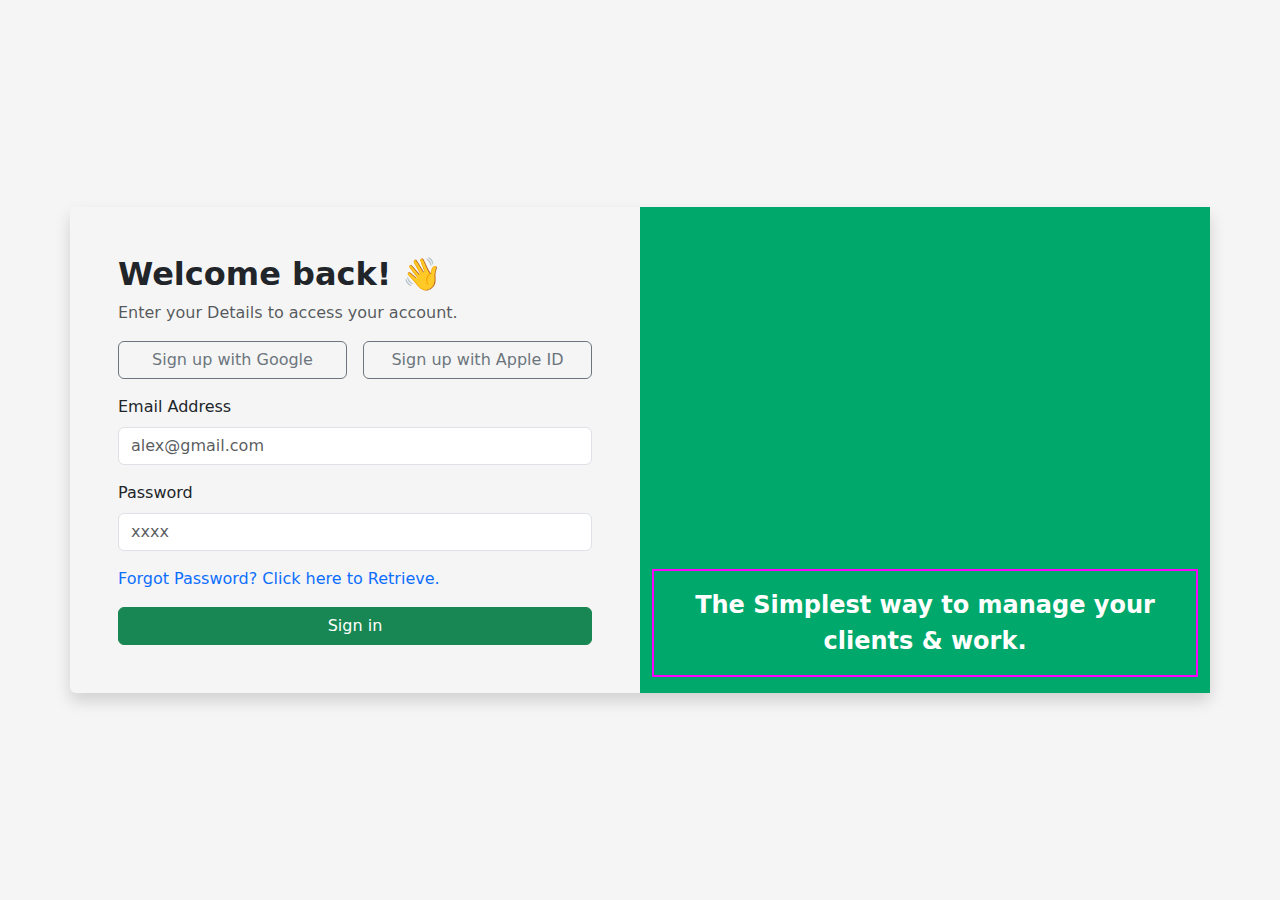
<file: login.html>
<!-- <!DOCTYPE html>
<html lang="en">
<head>
    <meta charset="UTF-8">
    <meta name="viewport" content="width=device-width, initial-scale=1.0">
    <title>Login-ChatApp</title>
    <link href="https://cdn.jsdelivr.net/npm/bootstrap@5.3.0/dist/css/bootstrap.min.css" rel="stylesheet">
</head>
<body>

    <div class="container mt-5">
        <div class="row justify-content-center">
            <div class="col-md-6">
                <h2 class="text-center mb-4">Login</h2>
                <form id="loginForm">
                    <div class="mb-3">
                        <label for="email" class="form-label">Email address</label>
                        <input type="email" class="form-control" id="email" required>
                    </div>
                    <div class="mb-3">
                        <label for="password" class="form-label">Password</label>
                        <input type="password" class="form-control" id="password" required>
                    </div>
                    <div class="d-grid">
                        <button type="submit" class="btn btn-primary">Login</button>
                    </div>
                </form>
                <p class="text-center mt-3">Don't have an account? <a href="signup.html">Sign Up here</a>.</p>
            </div>
        </div>
    </div>

    <script src="https://cdn.jsdelivr.net/npm/bootstrap@5.3.0/dist/js/bootstrap.bundle.min.js"></script>
    <script src="login.js"></script>
</body>
</html> -->



<!DOCTYPE html>
<html lang="en">
<head>
    <meta charset="UTF-8">
    <meta name="viewport" content="width=device-width, initial-scale=1.0">
    <title>Login Page</title>
    <link href="https://cdn.jsdelivr.net/npm/bootstrap@5.3.0/dist/css/bootstrap.min.css" rel="stylesheet">
    <link rel="stylesheet" href="login.css">
</head>
<body>
    <div class="container d-flex justify-content-center align-items-center vh-100">
        <div class="row shadow rounded">
            <div class="col-md-6 p-5">
                <h2 class="fw-bold">Welcome back! <span class="wave">👋</span></h2>
                <p class="text-muted">Enter your Details to access your account.</p>
                <div class="mb-3 d-flex justify-content-between gap-3">
                    <button class="btn btn-outline-secondary w-100">
                        <i class="bi bi-google"></i> Sign up with Google
                    </button>
                    <button class="btn btn-outline-secondary w-100">
                        <i class="bi bi-apple"></i> Sign up with Apple ID
                    </button>
                </div>
                <form id="loginForm">
                    <div class="mb-3">
                        <label for="email" class="form-label">Email Address</label>
                        <input type="email" class="form-control" id="email" placeholder="alex@gmail.com">
                    </div>
                    <div class="mb-3">
                        <label for="password" class="form-label">Password</label>
                        <input type="password" class="form-control" id="password" placeholder="xxxx">
                    </div>
                    <div class="mb-3">
                        <a href="#" class="text-decoration-none">Forgot Password? <span class="text-primary">Click here to Retrieve.</span></a>
                    </div>
                    <button type="submit" class="btn btn-success w-100">Sign in</button>
                </form>
            </div>
            <div class="col-md-6 bg-success d-flex flex-column-reverse text-white text-center" >
                <p class="fs-4 fw-bold border border-2 border-magenta p-3">The Simplest way to manage your clients & work.</p>
            </div>
        </div>
    </div>
    <script src="https://cdn.jsdelivr.net/npm/@popperjs/core@2.11.7/dist/umd/popper.min.js"></script>
    <script src="https://cdn.jsdelivr.net/npm/bootstrap@5.3.0/dist/js/bootstrap.min.js"></script>
    <script src="login.js"></script>
</body>
</html>
</file>
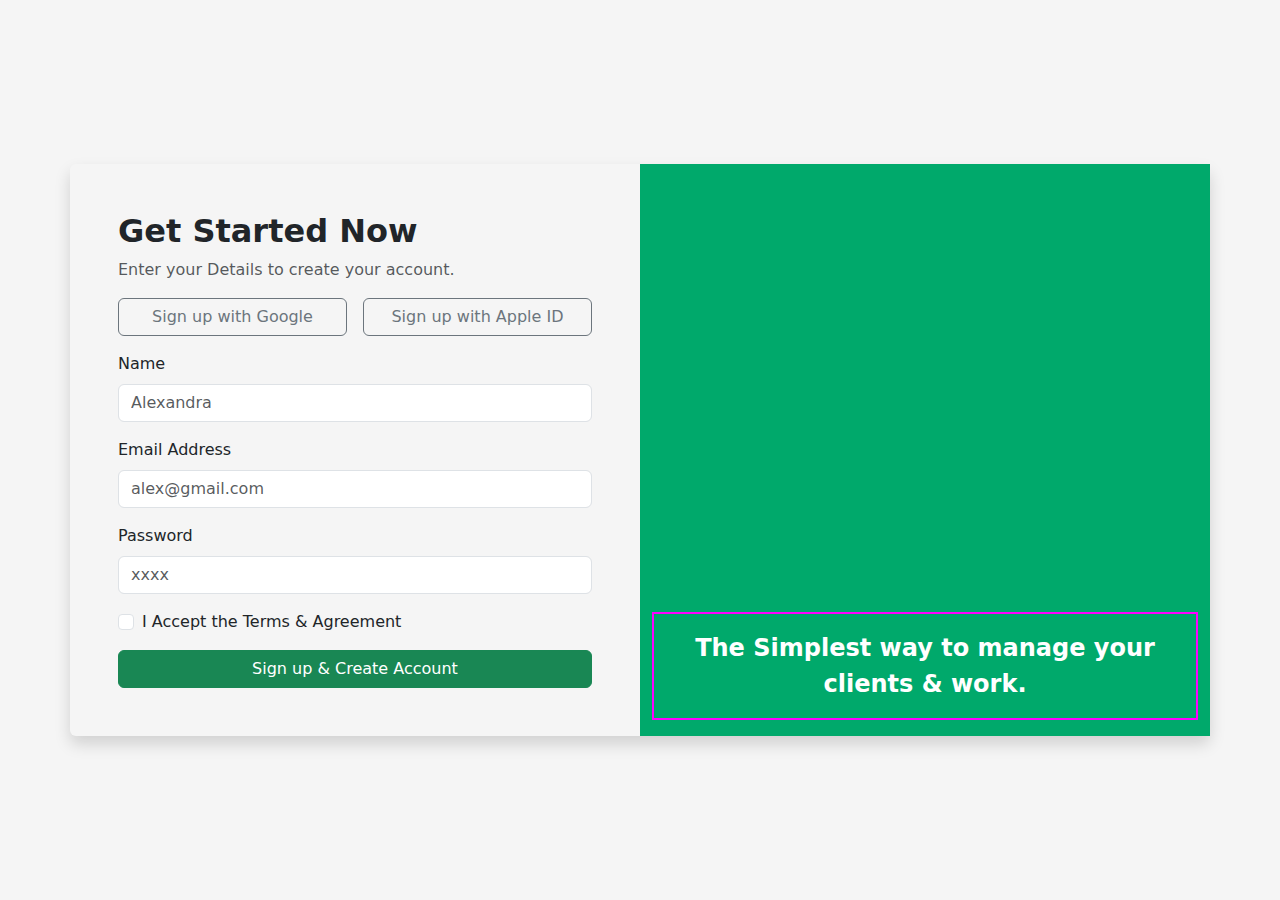
<file: signup.html>
<!-- <!DOCTYPE html>
<html lang="en">
<head>
    <meta charset="UTF-8">
    <meta name="viewport" content="width=device-width, initial-scale=1.0">
    <title>Sign Up - ChatApp</title>
    <link rel="stylesheet" href="signup.css">
    <link href="https://cdn.jsdelivr.net/npm/bootstrap@5.3.0/dist/css/bootstrap.min.css" rel="stylesheet">
</head>
<body>

    <div class="container mt-5">
        <div class="row">
            <div class="col col-md-4">
                <h2 class="">Get Started</h2>
                <p>Enter your details to create your account</p>
                <div class="d-flex">
                    <button>Sign up with Google</button>
                    <button>Sign up with Apple ID</button>
                </div>
                <form id="signupForm">
                    <div class="mb-3">
                        <label for="username" class="form-label">Username</label>
                        <input type="text" class="form-control" id="username" required>
                    </div>
                    <div class="mb-3">
                        <label for="email" class="form-label">Email address</label>
                        <input type="email" class="form-control" id="email" required>
                    </div>
                    <div class="mb-3">
                        <label for="password" class="form-label">Password</label>
                        <input type="password" class="form-control" id="password" required>
                    </div>
                    <div class="d-grid">
                        <button type="submit" class="btn btn-primary">Sign Up</button>
                    </div>
                </form>
                <p class="text-center mt-3">Already have an account? <a href="login.html">Login here</a>.</p>
            </div>
        </div>
    </div>

    <script src="https://cdn.jsdelivr.net/npm/bootstrap@5.3.0/dist/js/bootstrap.bundle.min.js"></script>
    <script src="signup.js"></script>
</body>
</html> -->



<!DOCTYPE html>
<html lang="en">
<head>
    <meta charset="UTF-8">
    <meta name="viewport" content="width=device-width, initial-scale=1.0">
    <title>Sign Up Page</title>
    <link href="https://cdn.jsdelivr.net/npm/bootstrap@5.3.0/dist/css/bootstrap.min.css" rel="stylesheet">
    <!-- <link rel="stylesheet" href="https://cdnjs.cloudflare.com/ajax/libs/font-awesome/6.6.0/css/all.min.css"> -->
    <!-- <link rel="stylesheet" href="https://cdnjs.cloudflare.com/ajax/libs/font-awesome/6.0.0/css/all.min.css" integrity="sha384-gsJPAB4xi4E9c9jUcZnUgObY10UgXzJl8rUfrYYDZU5IYY5b3wPejqcvF2IzWlDO" crossorigin="anonymous">
    <script src="https://kit.fontawesome.com/accd26a21f.js" crossorigin="anonymous"></script> -->
    <link rel="stylesheet" href="signup.css">
</head>
<body>
    <div class="container d-flex justify-content-center align-items-center vh-100">
        <div class="row shadow rounded">
            <div class="col-md-6 p-5">
                <h2 class="fw-bold">Get Started Now</h2>
                <p class="text-muted">Enter your Details to create your account.</p>
                <div class="mb-3 d-flex justify-content-between gap-3">
                    <button class="btn btn-outline-secondary w-100">
                        <i class="bi bi-google"></i> Sign up with Google
                    </button>
                    <button class="btn btn-outline-secondary w-100">
                        <i class="bi bi-apple"></i> Sign up with Apple ID
                    </button>
                </div>
                <form id="signupForm">
                    <div class="mb-3">
                        <label for="name" class="form-label">Name</label>
                        <input type="text" class="form-control" id="name" placeholder="Alexandra">
                    </div>
                    <div class="mb-3">
                        <label for="email" class="form-label">Email Address</label>
                        <input type="email" class="form-control" id="email" placeholder="alex@gmail.com">
                    </div>
                    <div class="mb-3">
                        <label for="password" class="form-label">Password</label>
                        <input type="password" class="form-control" id="password" placeholder="xxxx">
                    </div>
                    <div class="mb-3 form-check">
                        <input type="checkbox" class="form-check-input" id="terms" required>
                        <label class="form-check-label" for="terms">I Accept the Terms & Agreement</label>
                    </div>
                    <button type="submit" class="btn btn-success w-100">Sign up & Create Account</button>
                </form>
            </div>
            <div class="col-md-6 bg-success d-flex text-white text-center flex-column-reverse">
                <p class="fs-4 fw-bold border border-2 border-magenta p-3">The Simplest way to manage your clients & work.</p>
            </div>
        </div>
    </div>
    <script src="signup.js"></script>
    <script src="https://cdn.jsdelivr.net/npm/@popperjs/core@2.11.7/dist/umd/popper.min.js"></script>
    <script src="https://cdn.jsdelivr.net/npm/bootstrap@5.3.0/dist/js/bootstrap.min.js"></script>
</body>
</html>
</file>
<file: login.css>
/* styles.css */
body {
    background-color: #f5f5f5;
}

.border-magenta {
    border-color: magenta !important;
}

.bg-success {
    background-color: #00a96b !important;
}

.wave {
    display: inline-block;
    animation: wave-animation 2s infinite;
}

@keyframes wave-animation {
    0% { transform: rotate(0deg); }
    10% { transform: rotate(14deg); }
    20% { transform: rotate(-8deg); }
    30% { transform: rotate(14deg); }
    40% { transform: rotate(-4deg); }
    50% { transform: rotate(10deg); }
    60% { transform: rotate(0deg); }
    100% { transform: rotate(0deg); }
}
</file>
<file: signup.css>
/* styles.css */
body {
    background-color: #f5f5f5;
}

.border-magenta {
    border-color: magenta !important;
}

.bg-success {
    background-color: #00a96b !important;
}
</file>
